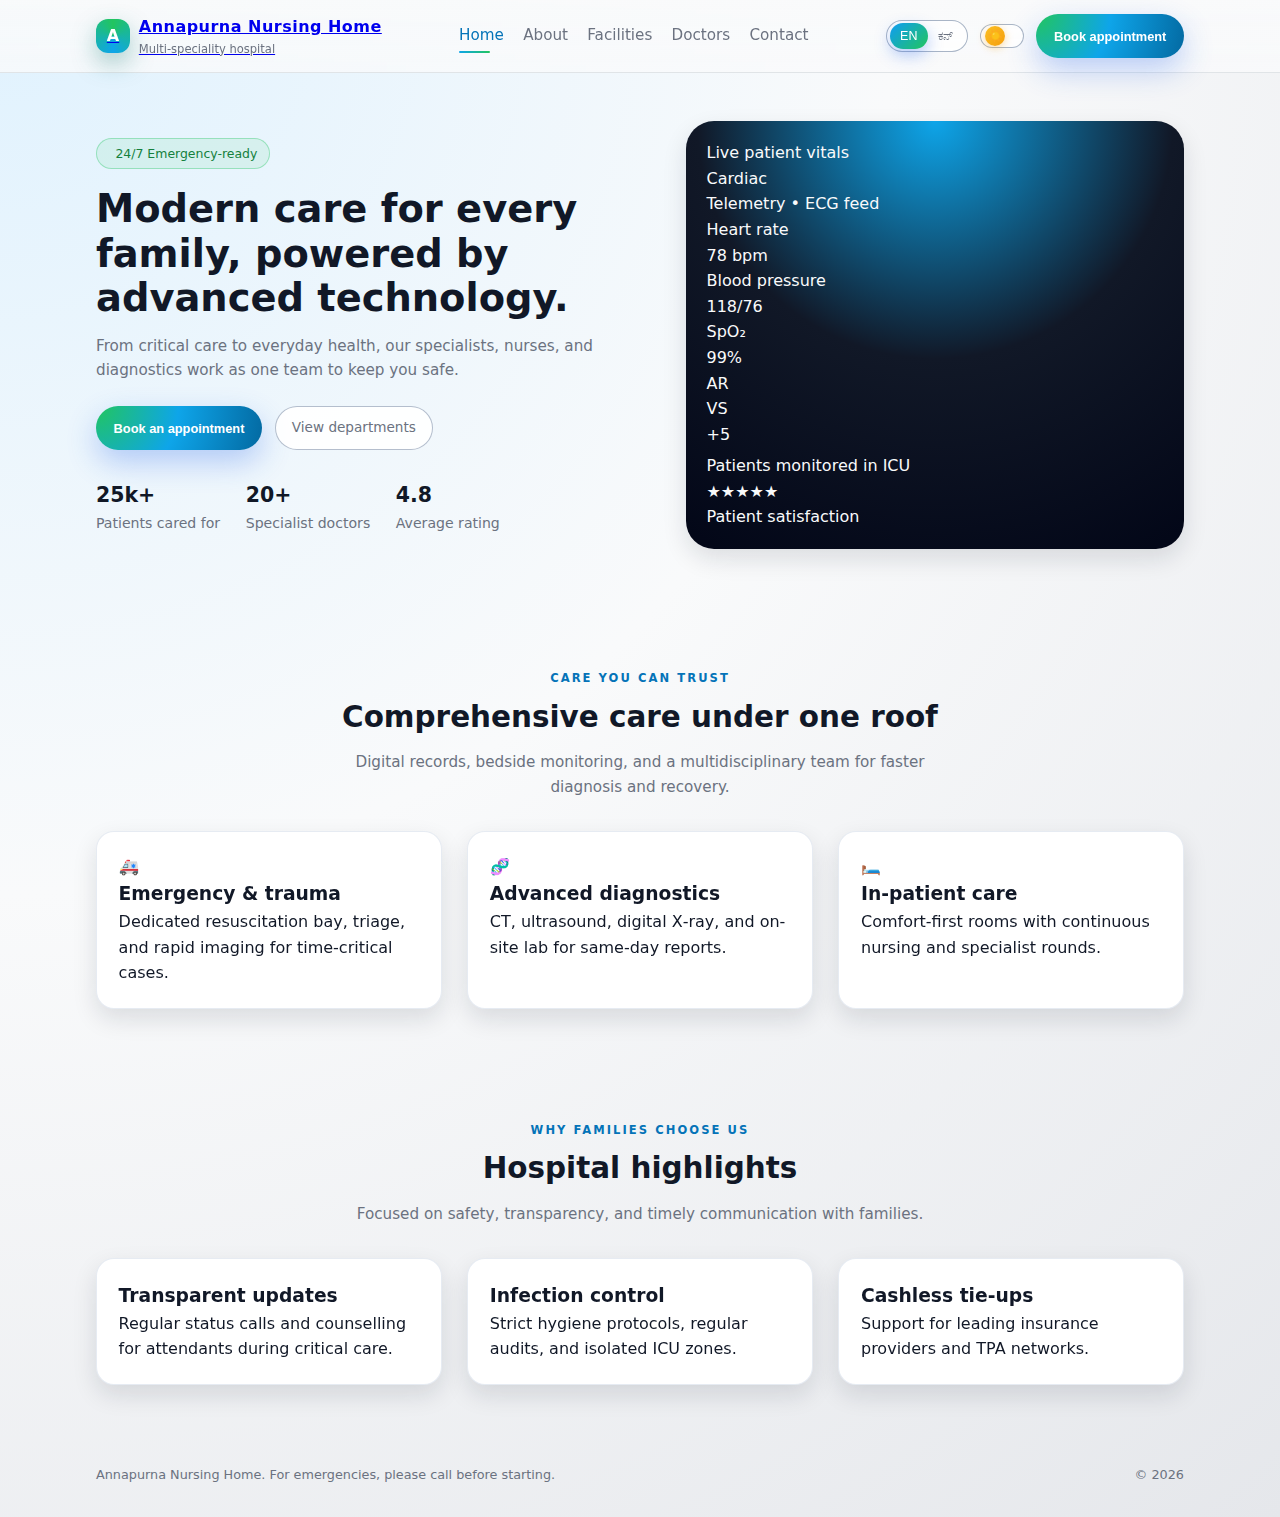
<file: index.html>
<!DOCTYPE html>
<html lang="en">
  <head>
    <meta charset="UTF-8" />
    <title>Annapurna Nursing Home Maski</title>
    <meta name="viewport" content="width=device-width, initial-scale=1" />
    <link rel="stylesheet" href="styles.css" />
  </head>
  <body>
    <header class="nav">
      <div class="container nav-inner">
        <a href="index.html" class="nav-brand">
          <div class="nav-logo">A</div>
          <div>
            <div class="nav-text-main" data-i18n="hero_title_hospital">
              Annapurna Nursing Home
            </div>
            <div class="nav-text-sub">Multi‑speciality hospital</div>
          </div>
        </a>
        <!-- ADD MOBILE HAMBURGER (right after nav-brand) -->
        <div class="mobile-menu-toggle" aria-label="Menu">
          <div class="mobile-menu-ham"></div>
          <div class="mobile-menu-ham"></div>
          <div class="mobile-menu-ham"></div>
        </div>

        <nav class="nav-links">
          <a href="index.html" class="nav-active" data-i18n="nav_home">Home</a>
          <a href="about.html" data-i18n="nav_about">About</a>
          <a href="facilities.html" data-i18n="nav_facilities">Facilities</a>
          <a href="doctors.html" data-i18n="nav_doctors">Doctors</a>
          <a href="contact.html" data-i18n="nav_contact">Contact</a>
        </nav>
        <div class="nav-actions">
          <div class="lang-toggle">
            <button class="lang-btn active" data-lang="en">EN</button>
            <button class="lang-btn" data-lang="kn">ಕನ್</button>
          </div>
          <!-- NEW: Dark mode toggle -->
          <button class="theme-toggle light" aria-label="Toggle dark mode" title="Toggle dark/light mode"></button>
          <a href="contact.html">
            <button class="btn-primary" data-i18n="nav_appointment">
              Book appointment
            </button>
          </a>
        </div>
      </div>
    </header>

    <main>
      <!-- Hero -->
      <section class="hero">
        <div class="container hero-grid">
          <div>
            <div class="hero-pill">
              <span class="hero-pill-dot"></span>
              <span data-i18n="hero_kicker">24/7 Emergency-ready</span>
            </div>
            <h1 class="hero-title">
              <span data-i18n="hero_title"
                >Modern care for every family, powered by advanced technology.</span
              >
            </h1>
            <p class="hero-subtitle" data-i18n="hero_subtitle">
              From critical care to everyday health, our specialists, nurses, and
              diagnostics work as one team to keep you safe.
            </p>
            <div class="hero-actions">
              <a href="contact.html">
                <button class="btn-primary" data-i18n="hero_btn_primary">
                  Book an appointment
                </button>
              </a>
              <a href="#services" class="btn-outline">
                <span data-i18n="hero_btn_secondary">View departments</span>
              </a>
            </div>
            <div class="hero-metrics">
              <div class="hero-metric">
                <div class="hero-metric-value">25k+</div>
                <div
                  class="hero-metric-label"
                  data-i18n="hero_metric_1_label"
                >
                  Patients cared for
                </div>
              </div>
              <div class="hero-metric">
                <div class="hero-metric-value">20+</div>
                <div
                  class="hero-metric-label"
                  data-i18n="hero_metric_2_label"
                >
                  Specialist doctors
                </div>
              </div>
              <div class="hero-metric">
                <div class="hero-metric-value">4.8</div>
                <div
                  class="hero-metric-label"
                  data-i18n="hero_metric_3_label"
                >
                  Average rating
                </div>
              </div>
            </div>
          </div>

          <aside class="hero-card" aria-hidden="true">
            <div class="hero-card-inner">
              <div class="hero-card-header">
                <div class="hero-badge">
                  <span
                    class="hero-status-dot"
                    aria-hidden="true"
                  ></span>
                  <span data-i18n="hero_card_kicker">Live patient vitals</span>
                </div>
                <div class="hero-heart">
                  <span data-i18n="hero_card_heart">♥</span>
                </div>
              </div>
              <div class="hero-monitor">
                <div class="monitor-label" data-i18n="hero_monitor_label">
                  Telemetry • ECG feed
                </div>
                <div class="ecg">
                  <div class="ecg-line">
                    <div class="ecg-pulse"></div>
                  </div>
                </div>
                <div class="monitor-footer">
                  <div>
                    <div
                      class="monitor-stat-label"
                      data-i18n="hero_monitor_hr"
                    >
                      Heart rate
                    </div>
                    <div class="monitor-stat-value">78 bpm</div>
                  </div>
                  <div>
                    <div
                      class="monitor-stat-label"
                      data-i18n="hero_monitor_bp"
                    >
                      Blood pressure
                    </div>
                    <div class="monitor-stat-value">118/76</div>
                  </div>
                  <div>
                    <div
                      class="monitor-stat-label"
                      data-i18n="hero_monitor_spo2"
                    >
                      SpO₂
                    </div>
                    <div class="monitor-stat-value">99%</div>
                  </div>
                </div>
              </div>
              <div class="hero-avatar-row">
                <div>
                  <div class="hero-avatars">
                    <div class="hero-avatar">AR</div>
                    <div class="hero-avatar">VS</div>
                    <div class="hero-avatar hero-avatar-more">+5</div>
                  </div>
                  <div
                    class="monitor-stat-label"
                    style="margin-top: 0.35rem"
                    data-i18n="hero_patients_label"
                  >
                    Patients monitored in ICU
                  </div>
                </div>
                <div class="hero-rating">
                  <div class="hero-rating-stars">★★★★★</div>
                  <div
                    class="monitor-stat-label"
                    data-i18n="hero_rating_label"
                  >
                    Patient satisfaction
                  </div>
                </div>
              </div>
            </div>
          </aside>
        </div>
      </section>

      <!-- Services -->
      <section id="services" class="section">
        <div class="container">
          <header class="section-header">
            <div class="section-kicker" data-i18n="home_services_kicker">
              Care you can trust
            </div>
            <h2 class="section-title" data-i18n="home_services_title">
              Comprehensive care under one roof
            </h2>
            <p class="section-subtitle" data-i18n="home_services_sub">
              Digital records, bedside monitoring, and a multidisciplinary team
              for faster diagnosis and recovery.
            </p>
          </header>

          <div class="cards-grid">
            <article class="card">
              <div class="card-icon">🚑</div>
              <h3 class="card-title" data-i18n="home_service_1_title">
                Emergency & trauma
              </h3>
              <p class="card-desc" data-i18n="home_service_1_desc">
                Dedicated resuscitation bay, triage, and rapid imaging for
                time-critical cases.
              </p>
            </article>

            <article class="card">
              <div class="card-icon">🧬</div>
              <h3 class="card-title" data-i18n="home_service_2_title">
                Advanced diagnostics
              </h3>
              <p class="card-desc" data-i18n="home_service_2_desc">
                CT, ultrasound, digital X‑ray, and on-site lab for same‑day
                reports.
              </p>
            </article>

            <article class="card">
              <div class="card-icon">🛏️</div>
              <h3 class="card-title" data-i18n="home_service_3_title">
                In-patient care
              </h3>
              <p class="card-desc" data-i18n="home_service_3_desc">
                Comfort-first rooms with continuous nursing and specialist
                rounds.
              </p>
            </article>
          </div>
        </div>
      </section>

      <!-- Highlights -->
      <section class="section">
        <div class="container">
          <header class="section-header">
            <div class="section-kicker" data-i18n="home_highlights_kicker">
              Why families choose us
            </div>
            <h2 class="section-title" data-i18n="home_highlights_title">
              Hospital highlights
            </h2>
            <p class="section-subtitle" data-i18n="home_highlights_sub">
              Focused on safety, transparency, and timely communication with
              families.
            </p>
          </header>
          <div class="cards-grid">
            <article class="card">
              <h3 class="card-title" data-i18n="home_highlight_1_title">
                Transparent updates
              </h3>
              <p class="card-desc" data-i18n="home_highlight_1_desc">
                Regular status calls and counselling for attendants during
                critical care.
              </p>
            </article>
            <article class="card">
              <h3 class="card-title" data-i18n="home_highlight_2_title">
                Infection control
              </h3>
              <p class="card-desc" data-i18n="home_highlight_2_desc">
                Strict hygiene protocols, regular audits, and isolated ICU
                zones.
              </p>
            </article>
            <article class="card">
              <h3 class="card-title" data-i18n="home_highlight_3_title">
                Cashless tie‑ups
              </h3>
              <p class="card-desc" data-i18n="home_highlight_3_desc">
                Support for leading insurance providers and TPA networks.
              </p>
            </article>
          </div>
        </div>
      </section>
    </main>

    <footer class="footer">
      <div class="container footer-inner">
        <div data-i18n="footer_text">
          Annapurna Nursing Home. For emergencies, please call before starting.
        </div>
        <div class="text-muted">© 2026</div>
      </div>
    </footer>

    <script src="script.js"></script>
  </body>
</html>
</file>
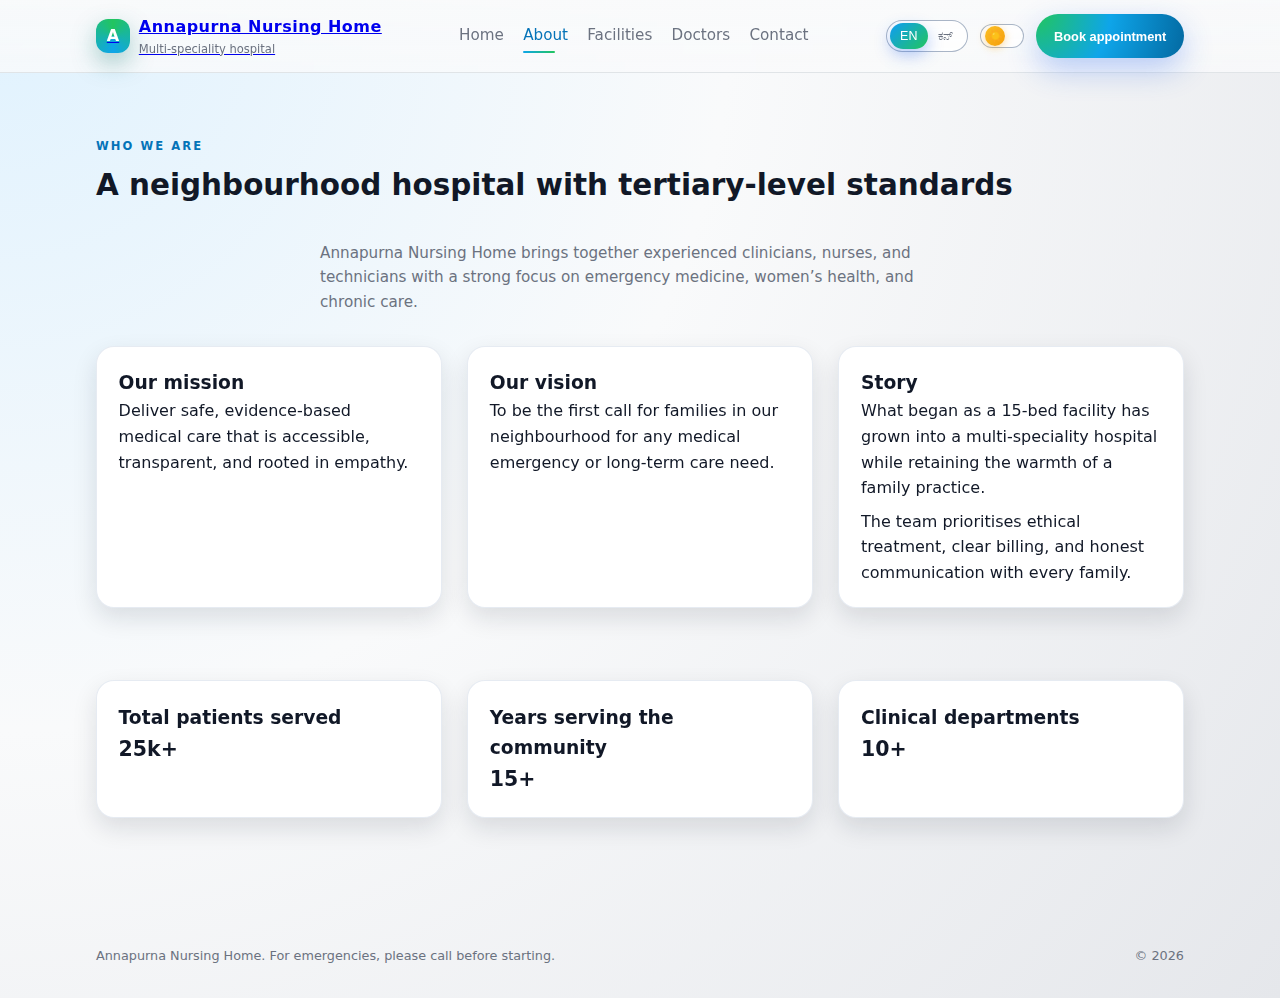
<file: about.html>
<!DOCTYPE html>
<html lang="en">
  <head>
    <meta charset="UTF-8" />
    <title>About - Annapurna Nursing Home</title>
    <meta name="viewport" content="width=device-width, initial-scale=1" />
    <link rel="stylesheet" href="styles.css" />
  </head>
  <body>
    <!-- same header as index, but nav_active on about -->
    <header class="nav">
      <div class="container nav-inner">
        <a href="index.html" class="nav-brand">
          <div class="nav-logo">A</div>
          <div>
            <div class="nav-text-main" data-i18n="hero_title_hospital">
              Annapurna Nursing Home
            </div>
            <div class="nav-text-sub">Multi‑speciality hospital</div>
          </div>
        </a>

        <div class="mobile-menu-toggle" aria-label="Menu">
            <div class="mobile-menu-ham"></div>
            <div class="mobile-menu-ham"></div>
            <div class="mobile-menu-ham"></div>
        </div>

        <nav class="nav-links">
          <a href="index.html" data-i18n="nav_home">Home</a>
          <a href="about.html" class="nav-active" data-i18n="nav_about">
            About
          </a>
          <a href="facilities.html" data-i18n="nav_facilities">Facilities</a>
          <a href="doctors.html" data-i18n="nav_doctors">Doctors</a>
          <a href="contact.html" data-i18n="nav_contact">Contact</a>
        </nav>
        <div class="nav-actions">
            <div class="lang-toggle">
                <button class="lang-btn active" data-lang="en">EN</button>
                <button class="lang-btn" data-lang="kn">ಕನ್</button>
            </div>
            <!-- NEW: Dark mode toggle -->
            <button class="theme-toggle light" aria-label="Toggle dark mode" title="Toggle dark/light mode"></button>
            <a href="contact.html">
                <button class="btn-primary" data-i18n="nav_appointment">
                Book appointment
                </button>
            </a>
            </div>
      </div>
    </header>

    <main>
      <section class="section">
        <div class="container">
          <header class="section-header" style="text-align: left">
            <div class="section-kicker" data-i18n="about_kicker">
              Who we are
            </div>
            <h1 class="section-title" data-i18n="about_title">
              A neighbourhood hospital with tertiary-level standards
            </h1>
          </header>
          <p class="section-subtitle" style="text-align: left" data-i18n="about_intro">
            Annapurna Nursing Home brings together experienced clinicians,
            nurses, and technicians with a strong focus on emergency medicine,
            women’s health, and chronic care.
          </p>

          <div class="section" style="padding-top: 2rem">
            <div class="cards-grid">
              <article class="card">
                <h3 class="card-title" data-i18n="about_mission_title">
                  Our mission
                </h3>
                <p class="card-desc" data-i18n="about_mission_body">
                  Deliver safe, evidence‑based medical care that is accessible,
                  transparent, and rooted in empathy.
                </p>
              </article>
              <article class="card">
                <h3 class="card-title" data-i18n="about_vision_title">
                  Our vision
                </h3>
                <p class="card-desc" data-i18n="about_vision_body">
                  To be the first call for families in our neighbourhood for any
                  medical emergency or long‑term care need.
                </p>
              </article>
              <article class="card">
                <h3 class="card-title">Story</h3>
                <p class="card-desc" data-i18n="about_p1">
                  What began as a 15‑bed facility has grown into a
                  multi‑speciality hospital while retaining the warmth of a
                  family practice.
                </p>
                <p class="card-desc" style="margin-top: 0.5rem" data-i18n="about_p2">
                  The team prioritises ethical treatment, clear billing, and
                  honest communication with every family.
                </p>
              </article>
            </div>
          </div>

          <section class="section" style="padding-top: 1.5rem">
            <div class="cards-grid">
              <article class="card">
                <h3 class="card-title" data-i18n="about_stats_patients">
                  Total patients served
                </h3>
                <p class="hero-metric-value">25k+</p>
              </article>
              <article class="card">
                <h3 class="card-title" data-i18n="about_stats_years">
                  Years serving the community
                </h3>
                <p class="hero-metric-value">15+</p>
              </article>
              <article class="card">
                <h3 class="card-title" data-i18n="about_stats_departments">
                  Clinical departments
                </h3>
                <p class="hero-metric-value">10+</p>
              </article>
            </div>
          </section>
        </div>
      </section>
    </main>

    <footer class="footer">
      <div class="container footer-inner">
        <div data-i18n="footer_text">
          Annapurna Nursing Home. For emergencies, please call before starting.
        </div>
        <div class="text-muted">© 2026</div>
      </div>
    </footer>
    <script src="script.js"></script>
  </body>
</html>
</file>
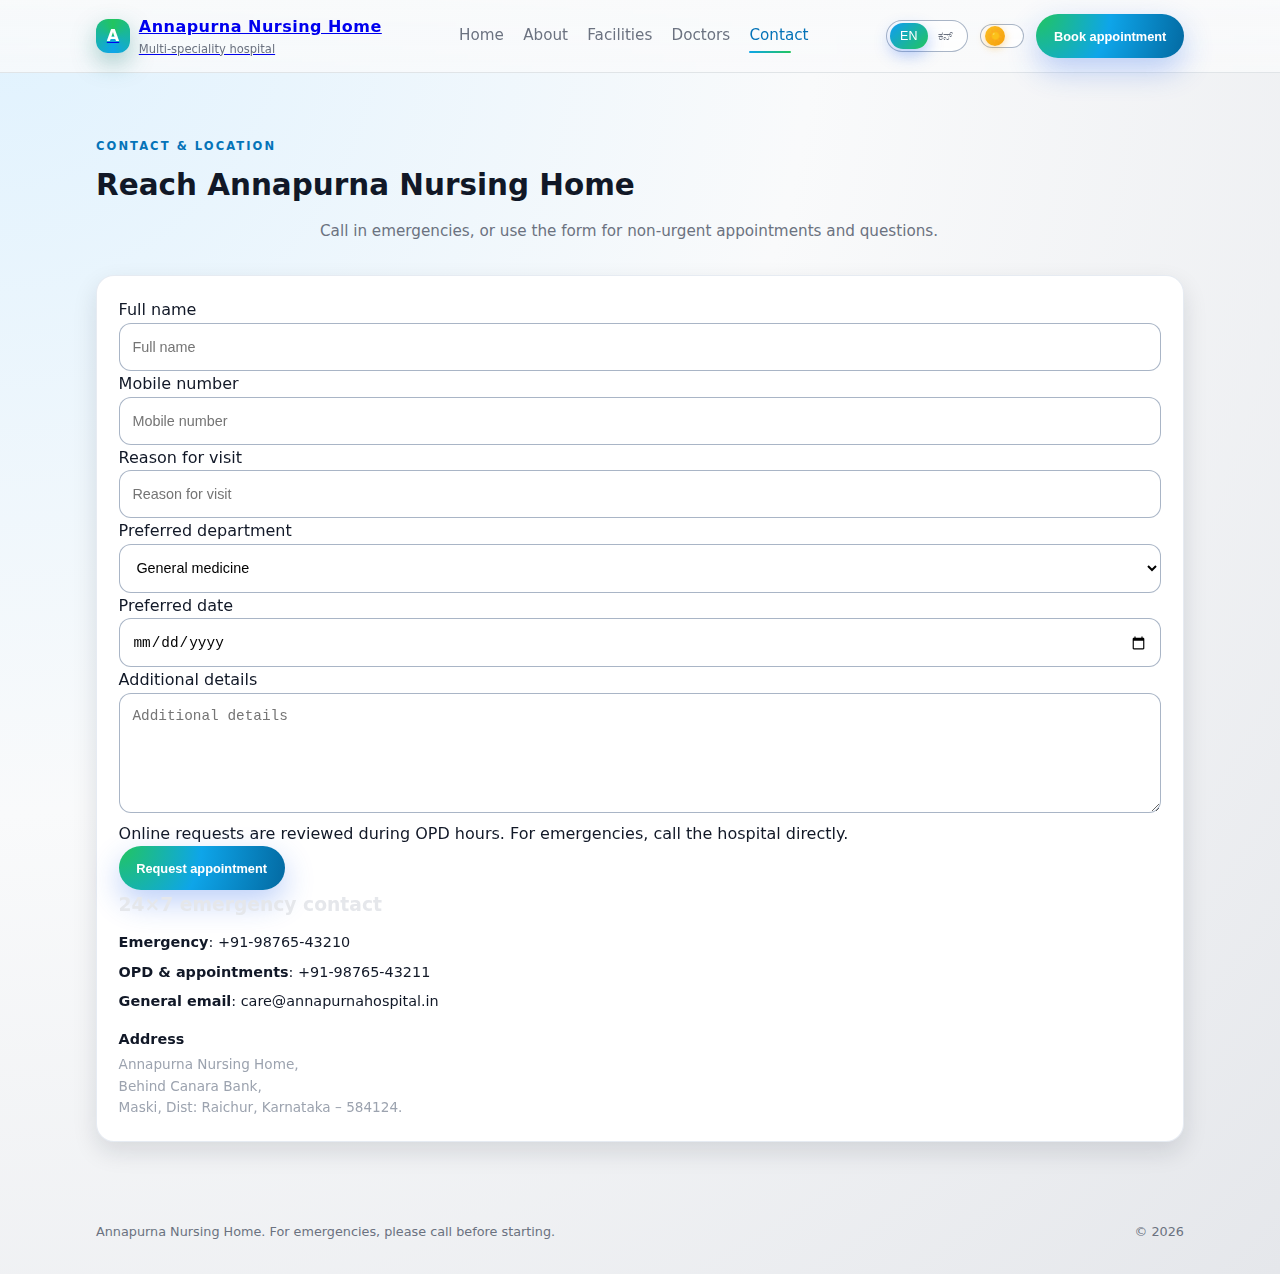
<file: contact.html>
<!DOCTYPE html>
<html lang="en">
  <head>
    <meta charset="UTF-8" />
    <title>Contact - Annapurna Nursing Home</title>
    <meta name="viewport" content="width=device-width, initial-scale=1" />
    <link rel="stylesheet" href="styles.css" />
  </head>
  <body>
    <header class="nav">
      <div class="container nav-inner">
        <a href="index.html" class="nav-brand">
          <div class="nav-logo">A</div>
          <div>
            <div class="nav-text-main" data-i18n="hero_title_hospital">
              Annapurna Nursing Home
            </div>
            <div class="nav-text-sub">Multi‑speciality hospital</div>
          </div>
        </a>

        <div class="mobile-menu-toggle" aria-label="Menu">
            <div class="mobile-menu-ham"></div>
            <div class="mobile-menu-ham"></div>
            <div class="mobile-menu-ham"></div>
        </div>

        <nav class="nav-links">
          <a href="index.html" data-i18n="nav_home">Home</a>
          <a href="about.html" data-i18n="nav_about">About</a>
          <a href="facilities.html" data-i18n="nav_facilities">Facilities</a>
          <a href="doctors.html" data-i18n="nav_doctors">Doctors</a>
          <a href="contact.html" class="nav-active" data-i18n="nav_contact">
            Contact
          </a>
        </nav>
        <div class="nav-actions">
            <div class="lang-toggle">
                <button class="lang-btn active" data-lang="en">EN</button>
                <button class="lang-btn" data-lang="kn">ಕನ್</button>
            </div>
            <!-- NEW: Dark mode toggle -->
            <button class="theme-toggle light" aria-label="Toggle dark mode" title="Toggle dark/light mode"></button>
            <a href="contact.html">
                <button class="btn-primary" data-i18n="nav_appointment">
                Book appointment
                </button>
            </a>
        </div>
      </div>
    </header>

    <main>
      <section class="section">
        <div class="container">
          <header class="section-header" style="text-align: left">
            <div class="section-kicker" data-i18n="contact_kicker">
              Contact & location
            </div>
            <h1 class="section-title" data-i18n="contact_title">
              Reach Annapurna Nursing Home
            </h1>
            <p class="section-subtitle" style="text-align: left" data-i18n="contact_intro">
              Call in emergencies, or use the form for non‑urgent appointments
              and questions.
            </p>
          </header>

          <div class="form-card card">
            <form data-appointment-form>
              <div class="form-group">
                <label class="form-label" data-i18n="contact_form_name">
                  Full name
                </label>
                <input
                  type="text"
                  class="input"
                  required
                  data-i18n-placeholder="contact_form_name"
                />
              </div>

              <div class="form-group">
                <label class="form-label" data-i18n="contact_form_phone">
                  Mobile number
                </label>
                <input
                  type="tel"
                  class="input"
                  required
                  data-i18n-placeholder="contact_form_phone"
                />
              </div>

              <div class="form-group">
                <label class="form-label" data-i18n="contact_form_reason">
                  Reason for visit
                </label>
                <input
                  type="text"
                  class="input"
                  data-i18n-placeholder="contact_form_reason"
                />
              </div>

              <div class="form-group">
                <label class="form-label" data-i18n="contact_form_department">
                  Preferred department
                </label>
                <select class="select">
                  <option>General medicine</option>
                  <option>Obstetrics & Gynaecology</option>
                  <option>Paediatrics</option>
                  <option>Orthopaedics</option>
                  <option>ICU / Critical care</option>
                </select>
              </div>

              <div class="form-group">
                <label class="form-label" data-i18n="contact_form_date">
                  Preferred date
                </label>
                <input type="date" class="input" />
              </div>

              <div class="form-group">
                <label class="form-label" data-i18n="contact_form_message">
                  Additional details
                </label>
                <textarea
                  class="textarea"
                  data-i18n-placeholder="contact_form_message"
                ></textarea>
                <div class="form-helper" data-i18n="contact_form_helper">
                  Online requests are reviewed during OPD hours. For
                  emergencies, call the hospital directly.
                </div>
              </div>

              <button
                type="submit"
                class="btn-primary"
                data-i18n="contact_form_submit"
              >
                Request appointment
              </button>
            </form>

            <aside class="contact-info-card">
              <h3
                class="card-title"
                style="color: #e5e7eb; margin-bottom: 0.7rem"
                data-i18n="contact_info_title"
              >
                24×7 emergency contact
              </h3>
              <p style="font-size: 0.9rem; margin-bottom: 0.4rem">
                <strong data-i18n="contact_info_emergency">Emergency</strong>:
                +91‑98765‑43210
              </p>
              <p style="font-size: 0.9rem; margin-bottom: 0.4rem">
                <strong data-i18n="contact_info_opd">OPD & appointments</strong
                >: +91‑98765‑43211
              </p>
              <p style="font-size: 0.9rem; margin-bottom: 0.9rem">
                <strong data-i18n="contact_info_email">General email</strong>:
                care@annapurnahospital.in
              </p>
              <h4
                style="font-size: 0.9rem; margin-bottom: 0.2rem"
                data-i18n="contact_info_address_title"
              >
                Address
              </h4>
              <p style="font-size: 0.85rem; color: #9ca3af">
                Annapurna Nursing Home, <br />
                Behind Canara Bank, <br />
                Maski, Dist: Raichur, Karnataka – 584124.
              </p>
            </aside>
          </div>
        </div>
      </section>
    </main>

    <footer class="footer">
      <div class="container footer-inner">
        <div data-i18n="footer_text">
          Annapurna Nursing Home. For emergencies, please call before starting.
        </div>
        <div class="text-muted">© 2026</div>
      </div>
    </footer>
    <script src="script.js"></script>
  </body>
</html>
</file>
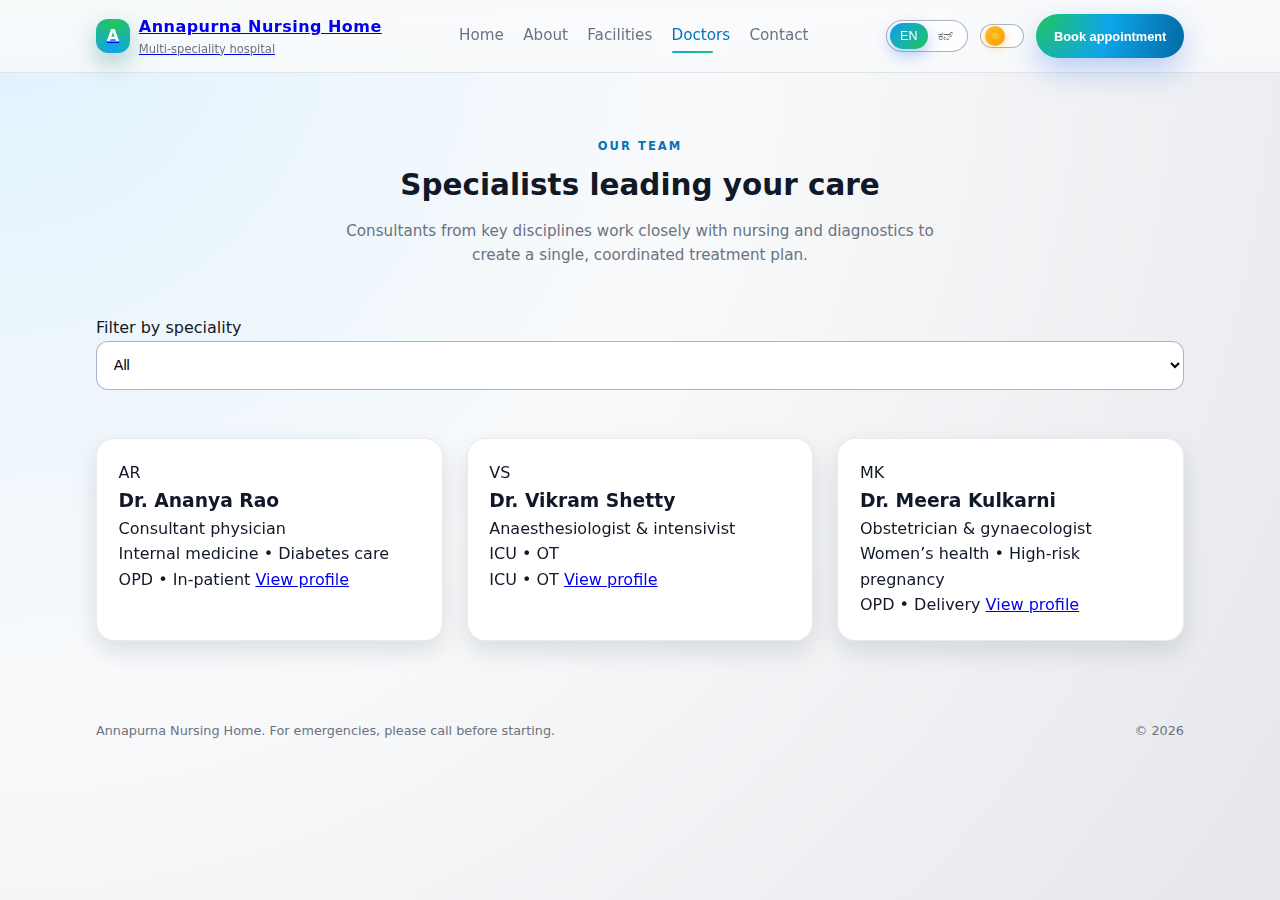
<file: doctors.html>
<!DOCTYPE html>
<html lang="en">
  <head>
    <meta charset="UTF-8" />
    <title>Doctors - Annapurna Nursing Home</title>
    <meta name="viewport" content="width=device-width, initial-scale=1" />
    <link rel="stylesheet" href="styles.css" />
  </head>
  <body>
    <header class="nav">
      <div class="container nav-inner">
        <a href="index.html" class="nav-brand">
          <div class="nav-logo">A</div>
          <div>
            <div class="nav-text-main" data-i18n="hero_title_hospital">
              Annapurna Nursing Home
            </div>
            <div class="nav-text-sub">Multi‑speciality hospital</div>
          </div>
        </a>

        <div class="mobile-menu-toggle" aria-label="Menu">
            <div class="mobile-menu-ham"></div>
            <div class="mobile-menu-ham"></div>
            <div class="mobile-menu-ham"></div>
        </div>

        <nav class="nav-links">
          <a href="index.html" data-i18n="nav_home">Home</a>
          <a href="about.html" data-i18n="nav_about">About</a>
          <a href="facilities.html" data-i18n="nav_facilities">Facilities</a>
          <a href="doctors.html" class="nav-active" data-i18n="nav_doctors">
            Doctors
          </a>
          <a href="contact.html" data-i18n="nav_contact">Contact</a>
        </nav>
        <div class="nav-actions">
            <div class="lang-toggle">
                <button class="lang-btn active" data-lang="en">EN</button>
                <button class="lang-btn" data-lang="kn">ಕನ್</button>
            </div>
            <!-- NEW: Dark mode toggle -->
            <button class="theme-toggle light" aria-label="Toggle dark mode" title="Toggle dark/light mode"></button>
            <a href="contact.html">
                <button class="btn-primary" data-i18n="nav_appointment">
                Book appointment
                </button>
            </a>
        </div>
      </div>
    </header>

    <main>
      <section class="section">
        <div class="container">
          <header class="section-header">
            <div class="section-kicker" data-i18n="doctors_kicker">
              Our team
            </div>
            <h1 class="section-title" data-i18n="doctors_title">
              Specialists leading your care
            </h1>
            <p class="section-subtitle" data-i18n="doctors_intro">
              Consultants from key disciplines work closely with nursing and
              diagnostics to create a single, coordinated treatment plan.
            </p>
          </header>

          <div class="section" style="padding-top: 1rem">
            <label
              for="specialityFilter"
              class="form-label"
              data-i18n="doctors_filter_label"
              >Filter by speciality</label
            >
            <select id="specialityFilter" class="select">
              <option value="all">All</option>
              <option value="physician">Physician</option>
              <option value="icu">ICU / Anaesthesia</option>
              <option value="obg">Obstetrics & Gynaecology</option>
            </select>
          </div>

          <div class="doctors-grid">
            <article
              class="card doctor-card"
              data-doctor-card
              data-doctor-name="Dr. Ananya Rao"
              data-doctor-role="Consultant physician"
              data-doctor-exp="12"
              data-doctor-langs="English, Kannada, Hindi"
              data-speciality="physician"
            >
              <div class="doctor-avatar">AR</div>
              <h3 class="doctor-name" data-i18n="doctors_card_1_name">
                Dr. Ananya Rao
              </h3>
              <div class="doctor-speciality" data-i18n="doctors_card_1_role">
                Consultant physician
              </div>
              <p class="doctor-meta" data-i18n="doctors_card_1_meta">
                Internal medicine • Diabetes care
              </p>
              <div class="doctor-actions">
                <span class="badge-soft">OPD • In‑patient</span>
                <a href="#"
                  class="link-ghost"
                  data-i18n="doctors_card_know_more"
                  >View profile</a
                >
              </div>
            </article>

            <article
              class="card doctor-card"
              data-doctor-card
              data-doctor-name="Dr. Vikram Shetty"
              data-doctor-role="Anaesthesiologist & intensivist"
              data-doctor-exp="10"
              data-doctor-langs="English, Kannada"
              data-speciality="icu"
            >
              <div class="doctor-avatar">VS</div>
              <h3 class="doctor-name" data-i18n="doctors_card_2_name">
                Dr. Vikram Shetty
              </h3>
              <div class="doctor-speciality" data-i18n="doctors_card_2_role">
                Anaesthesiologist & intensivist
              </div>
              <p class="doctor-meta" data-i18n="doctors_card_2_meta">
                ICU • OT
              </p>
              <div class="doctor-actions">
                <span class="badge-soft">ICU • OT</span>
                <a href="#"
                  class="link-ghost"
                  data-i18n="doctors_card_know_more"
                  >View profile</a
                >
              </div>
            </article>

            <article
              class="card doctor-card"
              data-doctor-card
              data-doctor-name="Dr. Meera Kulkarni"
              data-doctor-role="Obstetrician & gynaecologist"
              data-doctor-exp="14"
              data-doctor-langs="English, Kannada, Marathi"
              data-speciality="obg"
            >
              <div class="doctor-avatar">MK</div>
              <h3 class="doctor-name" data-i18n="doctors_card_3_name">
                Dr. Meera Kulkarni
              </h3>
              <div class="doctor-speciality" data-i18n="doctors_card_3_role">
                Obstetrician & gynaecologist
              </div>
              <p class="doctor-meta" data-i18n="doctors_card_3_meta">
                Women’s health • High‑risk pregnancy
              </p>
              <div class="doctor-actions">
                <span class="badge-soft">OPD • Delivery</span>
                <a href="#"
                  class="link-ghost"
                  data-i18n="doctors_card_know_more"
                  >View profile</a
                >
              </div>
            </article>
          </div>
        </div>
      </section>

      <!-- Modal -->
      <div class="modal-backdrop" data-modal-backdrop>
        <div class="modal">
          <button class="modal-close" data-modal-close>&times;</button>
          <h2
            class="section-title"
            style="font-size: 1.3rem; margin-bottom: 0.2rem"
            data-i18n="doctors_modal_title"
          >
            Doctor profile
          </h2>
          <p class="text-muted" style="margin-bottom: 0.8rem">
            <span data-modal-name>Doctor name</span> •
            <span data-modal-role>Role</span>
          </p>
          <div class="badge-row" style="margin-bottom: 0.6rem">
            <span class="badge">
              <span data-i18n="doctors_modal_experience"
                >Years of experience</span
              >:
              <span data-modal-exp>0 yrs</span>
            </span>
            <span class="badge">
              <span data-i18n="doctors_modal_languages">Languages</span>:
              <span data-modal-langs>English</span>
            </span>
          </div>
          <p class="text-muted">
            Detailed bio and timings can be added here once finalised.
          </p>
          <div style="margin-top: 1rem">
            <button class="btn-primary" data-modal-close data-i18n="doctors_modal_close">
              Close
            </button>
          </div>
        </div>
      </div>
    </main>

    <footer class="footer">
      <div class="container footer-inner">
        <div data-i18n="footer_text">
          Annapurna Nursing Home. For emergencies, please call before starting.
        </div>
        <div class="text-muted">© 2026</div>
      </div>
    </footer>
    <script src="script.js"></script>
    <script>
      // simple filter logic
      const select = document.getElementById("specialityFilter");
      const cards = document.querySelectorAll("[data-doctor-card]");
      select.addEventListener("change", () => {
        const value = select.value;
        cards.forEach((card) => {
          const spec = card.getAttribute("data-speciality");
          card.style.display =
            value === "all" || value === spec ? "block" : "none";
        });
      });
    </script>
  </body>
</html>
</file>
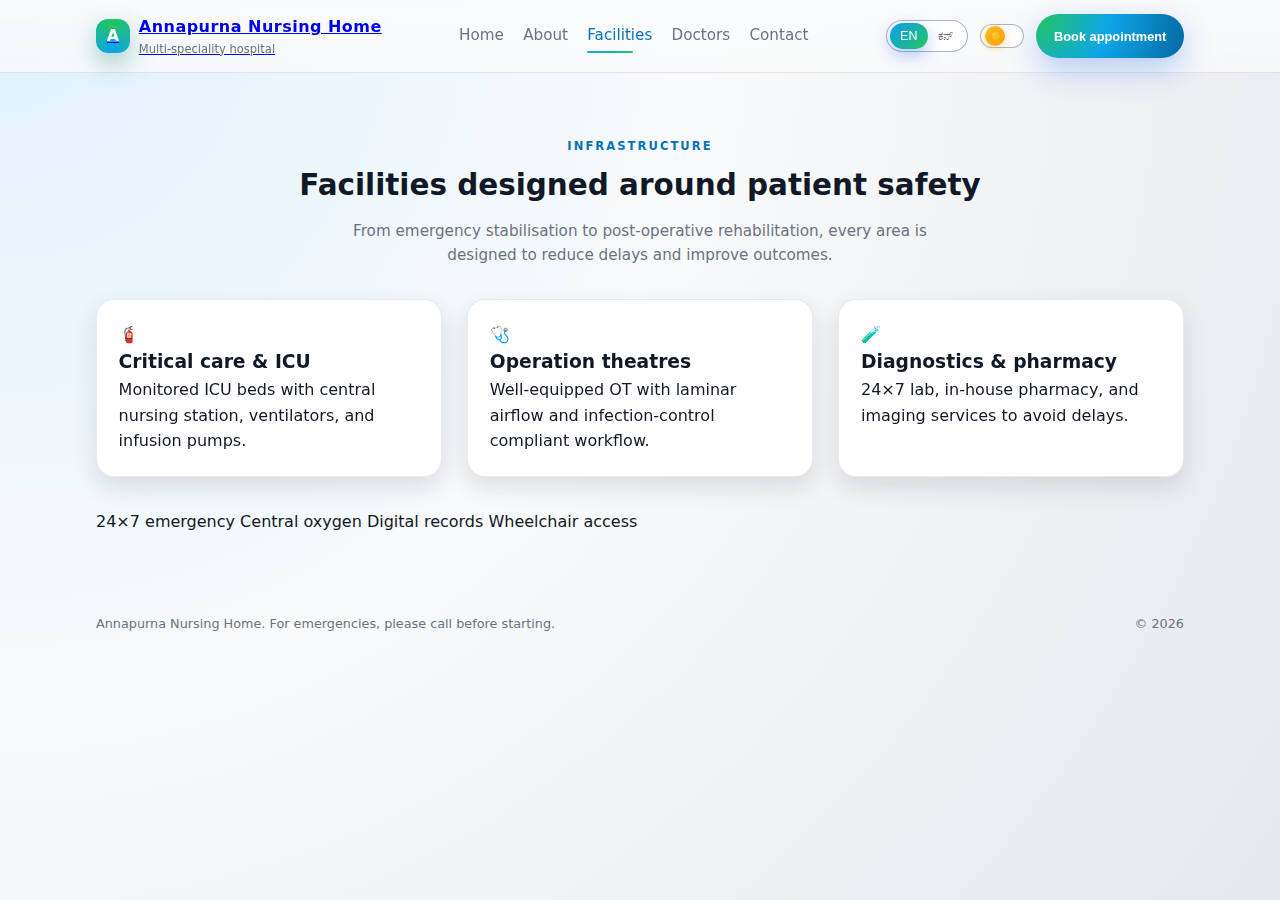
<file: facilities.html>
<!DOCTYPE html>
<html lang="en">
  <head>
    <meta charset="UTF-8" />
    <title>Facilities - Annapurna Nursing Home</title>
    <meta name="viewport" content="width=device-width, initial-scale=1" />
    <link rel="stylesheet" href="styles.css" />
  </head>
  <body>
    <!-- header same pattern -->
    <header class="nav">
      <div class="container nav-inner">
        <a href="index.html" class="nav-brand">
          <div class="nav-logo">A</div>
          <div>
            <div class="nav-text-main" data-i18n="hero_title_hospital">
              Annapurna Nursing Home
            </div>
            <div class="nav-text-sub">Multi‑speciality hospital</div>
          </div>
        </a>

        <div class="mobile-menu-toggle" aria-label="Menu">
             <div class="mobile-menu-ham"></div>
             <div class="mobile-menu-ham"></div>
             <div class="mobile-menu-ham"></div>
        </div>

        <nav class="nav-links">
          <a href="index.html" data-i18n="nav_home">Home</a>
          <a href="about.html" data-i18n="nav_about">About</a>
          <a href="facilities.html" class="nav-active" data-i18n="nav_facilities">
            Facilities
          </a>
          <a href="doctors.html" data-i18n="nav_doctors">Doctors</a>
          <a href="contact.html" data-i18n="nav_contact">Contact</a>
        </nav>
        <div class="nav-actions">
            <div class="lang-toggle">
                <button class="lang-btn active" data-lang="en">EN</button>
                <button class="lang-btn" data-lang="kn">ಕನ್</button>
            </div>
            <!-- NEW: Dark mode toggle -->
            <button class="theme-toggle light" aria-label="Toggle dark mode" title="Toggle dark/light mode"></button>
            <a href="contact.html">
                <button class="btn-primary" data-i18n="nav_appointment">
                Book appointment
                </button>
            </a>
        </div>
      </div>
    </header>

    <main>
      <section class="section">
        <div class="container">
          <header class="section-header">
            <div class="section-kicker" data-i18n="facilities_kicker">
              Infrastructure
            </div>
            <h1 class="section-title" data-i18n="facilities_title">
              Facilities designed around patient safety
            </h1>
            <p class="section-subtitle" data-i18n="facilities_intro">
              From emergency stabilisation to post‑operative rehabilitation,
              every area is designed to reduce delays and improve outcomes.
            </p>
          </header>

          <div class="cards-grid">
            <article class="card">
              <div class="card-icon">🧯</div>
              <h3 class="card-title" data-i18n="facilities_icu_title">
                Critical care & ICU
              </h3>
              <p class="card-desc" data-i18n="facilities_icu_desc">
                Monitored ICU beds with central nursing station, ventilators,
                and infusion pumps.
              </p>
            </article>
            <article class="card">
              <div class="card-icon">🩺</div>
              <h3 class="card-title" data-i18n="facilities_ot_title">
                Operation theatres
              </h3>
              <p class="card-desc" data-i18n="facilities_ot_desc">
                Well‑equipped OT with laminar airflow and infection‑control
                compliant workflow.
              </p>
            </article>
            <article class="card">
              <div class="card-icon">🧪</div>
              <h3 class="card-title" data-i18n="facilities_labs_title">
                Diagnostics & pharmacy
              </h3>
              <p class="card-desc" data-i18n="facilities_labs_desc">
                24×7 lab, in‑house pharmacy, and imaging services to avoid
                delays.
              </p>
            </article>
          </div>

          <div class="badge-row" style="margin-top: 2rem">
            <span class="badge" data-i18n="facilities_badge_1">
              24×7 emergency
            </span>
            <span class="badge" data-i18n="facilities_badge_2">
              Central oxygen
            </span>
            <span class="badge" data-i18n="facilities_badge_3">
              Digital records
            </span>
            <span class="badge" data-i18n="facilities_badge_4">
              Wheelchair access
            </span>
          </div>
        </div>
      </section>
    </main>

    <footer class="footer">
      <div class="container footer-inner">
        <div data-i18n="footer_text">
          Annapurna Nursing Home. For emergencies, please call before starting.
        </div>
        <div class="text-muted">© 2026</div>
      </div>
    </footer>
    <script src="script.js"></script>
  </body>
</html>
</file>
<file: styles.css>
/* styles.css - DARK MODE + MOBILE ENHANCED */

/* Reset & base */
* {
  margin: 0;
  padding: 0;
  box-sizing: border-box;
}
:root {
  /* Light mode (default) */
  --primary: #0f9cf5;
  --primary-dark: #0473b8;
  --accent: #22c55e;
  --bg: #f3f4f6;
  --bg-gradient: radial-gradient(circle at top left, #e0f2fe 0, #f9fafb 45%, #e5e7eb 100%);
  --text: #111827;
  --text-muted: #6b7280;
  --card-bg: #ffffff;
  --card-border: rgba(226, 232, 240, 0.85);
  --shadow-soft: 0 10px 25px rgba(15, 23, 42, 0.12);
  --shadow-hover: 0 18px 45px rgba(15, 23, 42, 0.18);
  --border-color: rgba(148, 163, 184, 0.8);
  --radius-lg: 18px;
  --radius-pill: 999px;
  --transition-fast: 0.2s ease;
  --transition-med: 0.35s ease;
  --transition-theme: 0.3s cubic-bezier(0.4, 0, 0.2, 1); /* Smooth theme switch */
  --nav-height: 72px;
}

/* Dark mode variables */
[data-theme="dark"] {
  --bg: #0f172a;
  --bg-gradient: radial-gradient(circle at top left, #1e293b 0, #0f172a 45%, #020617 100%);
  --text: #f1f5f9;
  --text-muted: #94a3b8;
  --card-bg: #1e293b;
  --card-border: rgba(71, 85, 105, 0.8);
  --shadow-soft: 0 10px 25px rgba(0, 0, 0, 0.4);
  --shadow-hover: 0 18px 45px rgba(0, 0, 0, 0.5);
  --border-color: rgba(71, 85, 105, 0.8);
}

/* Smooth theme transitions */
body,
:root {
  transition: background var(--transition-theme), color var(--transition-theme);
}
.card,
.nav,
.hero-card,
.form-card,
.contact-info-card,
.modal,
.input:focus,
.textarea:focus,
.select:focus {
  transition: background var(--transition-theme), 
              color var(--transition-theme),
              border-color var(--transition-theme),
              box-shadow var(--transition-theme);
}

html {
  scroll-behavior: smooth;
}
body {
  font-family: system-ui, -apple-system, BlinkMacSystemFont, "Segoe UI", Roboto, sans-serif;
  background: var(--bg-gradient);
  color: var(--text);
  line-height: 1.6;
  min-height: 100vh;
}

/* Layout helpers */
.container {
  width: min(1120px, 100% - 3rem);
  margin: 0 auto;
  padding: 0 1rem;
}
@media (max-width: 480px) {
  .container {
    padding: 0 0.75rem;
  }
}
.section {
  padding: 4rem 0 3rem;
}
@media (max-width: 640px) {
  .section {
    padding: 2.5rem 0 2rem;
  }
}
.section-header {
  margin-bottom: 2rem;
  text-align: center;
}
.section-kicker {
  text-transform: uppercase;
  letter-spacing: 0.18em;
  font-size: clamp(0.7rem, 0.9vw, 0.78rem);
  color: var(--primary-dark);
  font-weight: 600;
}
.section-title {
  font-size: clamp(1.6rem, 2.3vw, 2.2rem);
  margin-top: 0.4rem;
}
.section-subtitle {
  color: var(--text-muted);
  max-width: 640px;
  margin: 0.6rem auto 0;
  font-size: clamp(0.95rem, 1.1vw, 1rem);
}

/* Navbar - ENHANCED MOBILE */
.nav {
  position: sticky;
  top: 0;
  z-index: 100;
  backdrop-filter: blur(16px);
  background: linear-gradient(
    to bottom,
    rgba(249, 250, 251, 0.95),
    rgba(249, 250, 251, 0.8)
  );
  border-bottom: 1px solid rgba(209, 213, 219, 0.6);
}
[data-theme="dark"] .nav {
  background: linear-gradient(
    to bottom,
    rgba(30, 41, 59, 0.95),
    rgba(30, 41, 59, 0.8)
  );
  border-bottom-color: rgba(71, 85, 105, 0.6);
}
.nav-inner {
  height: var(--nav-height);
  display: flex;
  align-items: center;
  justify-content: space-between;
}
.nav-brand {
  display: flex;
  align-items: center;
  gap: 0.55rem;
  flex-shrink: 0;
}
.nav-logo {
  width: 34px;
  height: 34px;
  border-radius: 12px;
  background: conic-gradient(from 180deg at 50% 50%, #0ea5e9, #22c55e, #0ea5e9);
  display: grid;
  place-items: center;
  color: #fff;
  font-weight: 800;
  box-shadow: 0 10px 25px rgba(15, 118, 110, 0.35);
}
.nav-text-main {
  font-weight: 700;
  letter-spacing: 0.03em;
  font-size: clamp(1rem, 1.2vw, 1.1rem);
}
.nav-text-sub {
  font-size: 0.72rem;
  color: var(--text-muted);
}

/* Desktop nav */
.nav-links {
  display: flex;
  align-items: center;
  gap: 1.2rem;
  font-size: 0.95rem;
}
.nav-links a {
  position: relative;
  text-decoration: none;
  color: var(--text-muted);
  padding-bottom: 0.15rem;
  transition: color var(--transition-fast);
}
.nav-links a::after {
  content: "";
  position: absolute;
  left: 0;
  bottom: -0.25rem;
  width: 0;
  height: 2px;
  border-radius: 999px;
  background: linear-gradient(90deg, #0ea5e9, #22c55e);
  transition: width var(--transition-med);
}
.nav-links a:hover {
  color: var(--text);
}
.nav-links a:hover::after,
.nav-links a.nav-active::after {
  width: 70%;
}
.nav-links a.nav-active {
  color: var(--primary-dark);
}

/* Language + Theme + CTA */
.nav-actions {
  display: flex;
  align-items: center;
  gap: 0.75rem;
}
.lang-toggle {
  display: inline-flex;
  border-radius: var(--radius-pill);
  border: 1px solid var(--border-color);
  padding: 0.18rem;
  background: rgba(255, 255, 255, 0.8);
}
[data-theme="dark"] .lang-toggle {
  background: rgba(30, 41, 59, 0.8);
}
.lang-btn {
  border: none;
  background: none;
  padding: 0.35rem 0.65rem;
  font-size: 0.78rem;
  border-radius: var(--radius-pill);
  cursor: pointer;
  color: var(--text-muted);
  transition: all var(--transition-fast);
}
.lang-btn.active {
  background: linear-gradient(135deg, var(--primary), var(--accent));
  color: #fff;
  box-shadow: 0 6px 16px rgba(37, 99, 235, 0.35);
}

/* DARK MODE TOGGLE */
.theme-toggle {
  position: relative;
  width: 44px; /* Touch-friendly */
  height: 24px;
  border-radius: 999px;
  border: 1px solid var(--border-color);
  cursor: pointer;
  background: rgba(255, 255, 255, 0.8);
  transition: all var(--transition-theme);
  display: flex;
  align-items: center;
  padding: 0 4px;
}
[data-theme="dark"] .theme-toggle {
  background: rgba(30, 41, 59, 0.8);
}
.theme-toggle::before {
  content: "";
  width: 20px;
  height: 20px;
  border-radius: 50%;
  background: linear-gradient(135deg, #fbbf24, #f59e0b);
  box-shadow: 0 2px 8px rgba(245, 158, 11, 0.4);
  transition: transform var(--transition-theme);
  display: grid;
  place-items: center;
}
.theme-toggle.light::before {
  transform: translateX(0);
  content: "☀️";
  font-size: 12px;
}
.theme-toggle.dark::before {
  transform: translateX(20px);
  content: "🌙";
  font-size: 11px;
}
[data-theme="dark"] .theme-toggle::before {
  background: linear-gradient(135deg, #6366f1, #8b5cf6);
  box-shadow: 0 2px 8px rgba(139, 92, 246, 0.4);
}

.btn-primary {
  border-radius: var(--radius-pill);
  border: none;
  padding: 0.55rem 1.1rem;
  background: radial-gradient(circle at 0 0, #22c55e 0, #0ea5e9 48%, #0369a1 100%);
  color: #fff;
  font-size: clamp(0.8rem, 0.95vw, 0.85rem);
  font-weight: 600;
  cursor: pointer;
  display: inline-flex;
  align-items: center;
  gap: 0.35rem;
  box-shadow: 0 12px 30px rgba(37, 99, 235, 0.3);
  transition: all var(--transition-fast);
  min-height: 44px; /* Touch target */
}
.btn-primary:hover {
  transform: translateY(-1px);
  box-shadow: 0 16px 40px rgba(37, 99, 235, 0.43);
  filter: brightness(1.05);
}

/* MOBILE NAV */
.mobile-menu-toggle {
  display: none;
  flex-direction: column;
  width: 24px;
  height: 20px;
  cursor: pointer;
  gap: 4px;
}
.mobile-menu-ham {
  width: 100%;
  height: 3px;
  background: var(--text-muted);
  border-radius: 3px;
  transition: all var(--transition-fast);
}
[data-theme="dark"] .mobile-menu-ham {
  background: var(--text-muted);
}

/* Hero (mobile optimized) */
.hero {
  padding: 3rem 0 3.5rem;
}
@media (max-width: 640px) {
  .hero {
    padding: 2rem 0 2.5rem;
  }
}
.hero-grid {
  display: grid;
  grid-template-columns: 1fr;
  gap: 2.6rem;
  align-items: center;
}
@media (min-width: 900px) {
  .hero-grid {
    grid-template-columns: 1.1fr 1fr;
  }
}
.hero-pill {
  display: inline-flex;
  align-items: center;
  gap: 0.4rem;
  border-radius: var(--radius-pill);
  background: rgba(34, 197, 94, 0.09);
  border: 1px solid rgba(34, 197, 94, 0.35);
  color: #15803d;
  font-size: 0.78rem;
  padding: 0.28rem 0.75rem;
  margin-bottom: 1.15rem;
}
.hero-title {
  font-size: clamp(1.8rem, 3vw, 2.7rem);
  line-height: 1.15;
  margin-bottom: 0.85rem;
}
.hero-highlight {
  background: linear-gradient(120deg, #0ea5e9, #22c55e);
  -webkit-background-clip: text;
  -webkit-text-fill-color: transparent;
  background-clip: text;
}
.hero-subtitle {
  color: var(--text-muted);
  max-width: 520px;
  margin-bottom: 1.5rem;
  font-size: clamp(0.95rem, 1.15vw, 1rem);
}
.hero-actions {
  display: flex;
  flex-wrap: wrap;
  gap: 0.8rem;
  align-items: center;
  margin-bottom: 1.8rem;
}
.btn-outline {
  border-radius: var(--radius-pill);
  border: 1px solid rgba(148, 163, 184, 0.7);
  padding: 0.5rem 1rem;
  font-size: 0.85rem;
  background: rgba(255, 255, 255, 0.9);
  display: inline-flex;
  align-items: center;
  gap: 0.4rem;
  cursor: pointer;
  color: var(--text-muted);
  text-decoration: none;
  transition: all var(--transition-fast);
  min-height: 44px;
}
[data-theme="dark"] .btn-outline {
  background: rgba(30, 41, 59, 0.9);
}
.btn-outline:hover {
  border-color: var(--primary);
  background: #eff6ff;
  color: var(--text);
  transform: translateY(-1px);
}
[data-theme="dark"] .btn-outline:hover {
  background: rgba(59, 130, 246, 0.15);
}
.hero-metrics {
  display: flex;
  flex-wrap: wrap;
  gap: 1.6rem;
  font-size: 0.88rem;
}
@media (max-width: 480px) {
  .hero-metrics {
    gap: 1.2rem;
  }
}
.hero-metric {
  min-width: 120px;
}
@media (max-width: 480px) {
  .hero-metric {
    min-width: 100px;
  }
}
.hero-metric-value {
  font-weight: 700;
  font-size: clamp(1.2rem, 1.6vw, 1.4rem);
}
.hero-metric-label {
  color: var(--text-muted);
}

/* Hero visual - mobile friendly */
.hero-card {
  background: radial-gradient(circle at top, #0ea5e9 0, #111827 48%, #020617 100%);
  border-radius: 28px;
  padding: 1.2rem 1.3rem;
  color: #f9fafb;
  position: relative;
  overflow: hidden;
  box-shadow: var(--shadow-soft);
}
[data-theme="dark"] .hero-card {
  background: radial-gradient(circle at top, #0ea5e9 0, #334155 48%, #1e293b 100%);
}
/* ... rest of hero-card styles remain same ... */

/* Cards & grids - mobile optimized */
.cards-grid {
  display: grid;
  grid-template-columns: repeat(auto-fit, minmax(280px, 1fr));
  gap: 1.6rem;
}
@media (max-width: 640px) {
  .cards-grid {
    grid-template-columns: 1fr;
    gap: 1.2rem;
  }
}
.doctors-grid {
  display: grid;
  grid-template-columns: repeat(auto-fit, minmax(280px, 1fr));
  gap: 1.5rem;
}
@media (max-width: 640px) {
  .doctors-grid {
    grid-template-columns: 1fr;
    gap: 1.2rem;
  }
}
.card {
  background: var(--card-bg);
  border-radius: var(--radius-lg);
  padding: clamp(1.2rem, 2vw, 1.35rem);
  box-shadow: var(--shadow-soft);
  border: 1px solid var(--card-border);
  backdrop-filter: blur(12px);
  transition: all var(--transition-med);
}
.card:hover {
  transform: translateY(-4px);
  box-shadow: var(--shadow-hover);
}

/* Form elements - touch friendly */
.input,
.textarea,
.select {
  width: 100%;
  border-radius: 12px;
  border: 1px solid var(--border-color);
  background: var(--card-bg);
  padding: clamp(0.75rem, 1.2vw, 0.9rem) clamp(0.75rem, 1vw, 1rem);
  font-size: clamp(0.9rem, 1.1vw, 1rem);
  outline: none;
  transition: all var(--transition-fast);
  min-height: 48px; /* Touch target */
}
.input:focus,
.textarea:focus,
.select:focus {
  border-color: var(--primary);
  box-shadow: 0 0 0 3px rgba(59, 130, 246, 0.15);
  transform: translateY(-1px);
}
.textarea {
  min-height: 120px;
  resize: vertical;
}

/* Footer */
.footer {
  padding: clamp(1.5rem, 3vw, 2rem) 0;
  font-size: clamp(0.8rem, 1vw, 0.82rem);
  color: var(--text-muted);
}
.footer-inner {
  display: flex;
  justify-content: space-between;
  flex-wrap: wrap;
  gap: 1rem;
  align-items: center;
}
@media (max-width: 480px) {
  .footer-inner {
    flex-direction: column;
    text-align: center;
  }
}

/* Modal */
.modal-backdrop {
  position: fixed;
  inset: 0;
  background: rgba(15, 23, 42, 0.6);
  display: none;
  align-items: center;
  justify-content: center;
  z-index: 200;
  backdrop-filter: blur(8px);
}
.modal-backdrop.active {
  display: flex;
}
.modal {
  width: min(480px, 95vw);
  background: var(--card-bg);
  border-radius: 22px;
  padding: 1.4rem 1.5rem 1.2rem;
  box-shadow: 0 20px 55px rgba(15, 23, 42, 0.4);
  position: relative;
  border: 1px solid var(--card-border);
}
.modal-close {
  position: absolute;
  top: 0.7rem;
  right: 0.85rem;
  background: none;
  border: none;
  font-size: 1.4rem;
  cursor: pointer;
  color: var(--text-muted);
  width: 36px;
  height: 36px;
  display: grid;
  place-items: center;
}

/* Animations */
@keyframes ecgMove {
  0% { transform: translateX(0); }
  100% { transform: translateX(-50%); }
}

/* MOBILE-ONLY: Hamburger menu */
@media (max-width: 900px) {
  .mobile-menu-toggle {
    display: flex;
  }
  .nav-links {
    display: none; /* Hidden on mobile */
  }
  .nav-actions {
    gap: 0.5rem;
  }
  .hero-actions {
    flex-direction: column;
    align-items: stretch;
  }
  .btn-primary,
  .btn-outline {
    justify-content: center;
  }
}

/* Ultra-small screens */
@media (max-width: 360px) {
  .hero-metrics {
    flex-direction: column;
    align-items: center;
    gap: 1rem;
  }
  .hero-metric {
    text-align: center;
  }
}

/* Reduced motion for accessibility */
@media (prefers-reduced-motion: reduce) {
  *,
  *::before,
  *::after {
    animation-duration: 0.01ms !important;
    animation-iteration-count: 1 !important;
    transition-duration: 0.01ms !important;
  }
}

/* Print styles */
@media print {
  body {
    background: white !important;
    color: black !important;
  }
}

/* Optional: Full mobile menu (hidden by default) */
@media (max-width: 900px) {
  .nav-links.mobile-open {
    display: flex !important;
    position: absolute;
    top: 100%;
    left: 0;
    right: 0;
    background: var(--card-bg);
    flex-direction: column;
    padding: 1rem;
    box-shadow: var(--shadow-soft);
    gap: 0.5rem;
  }
}
</file>
